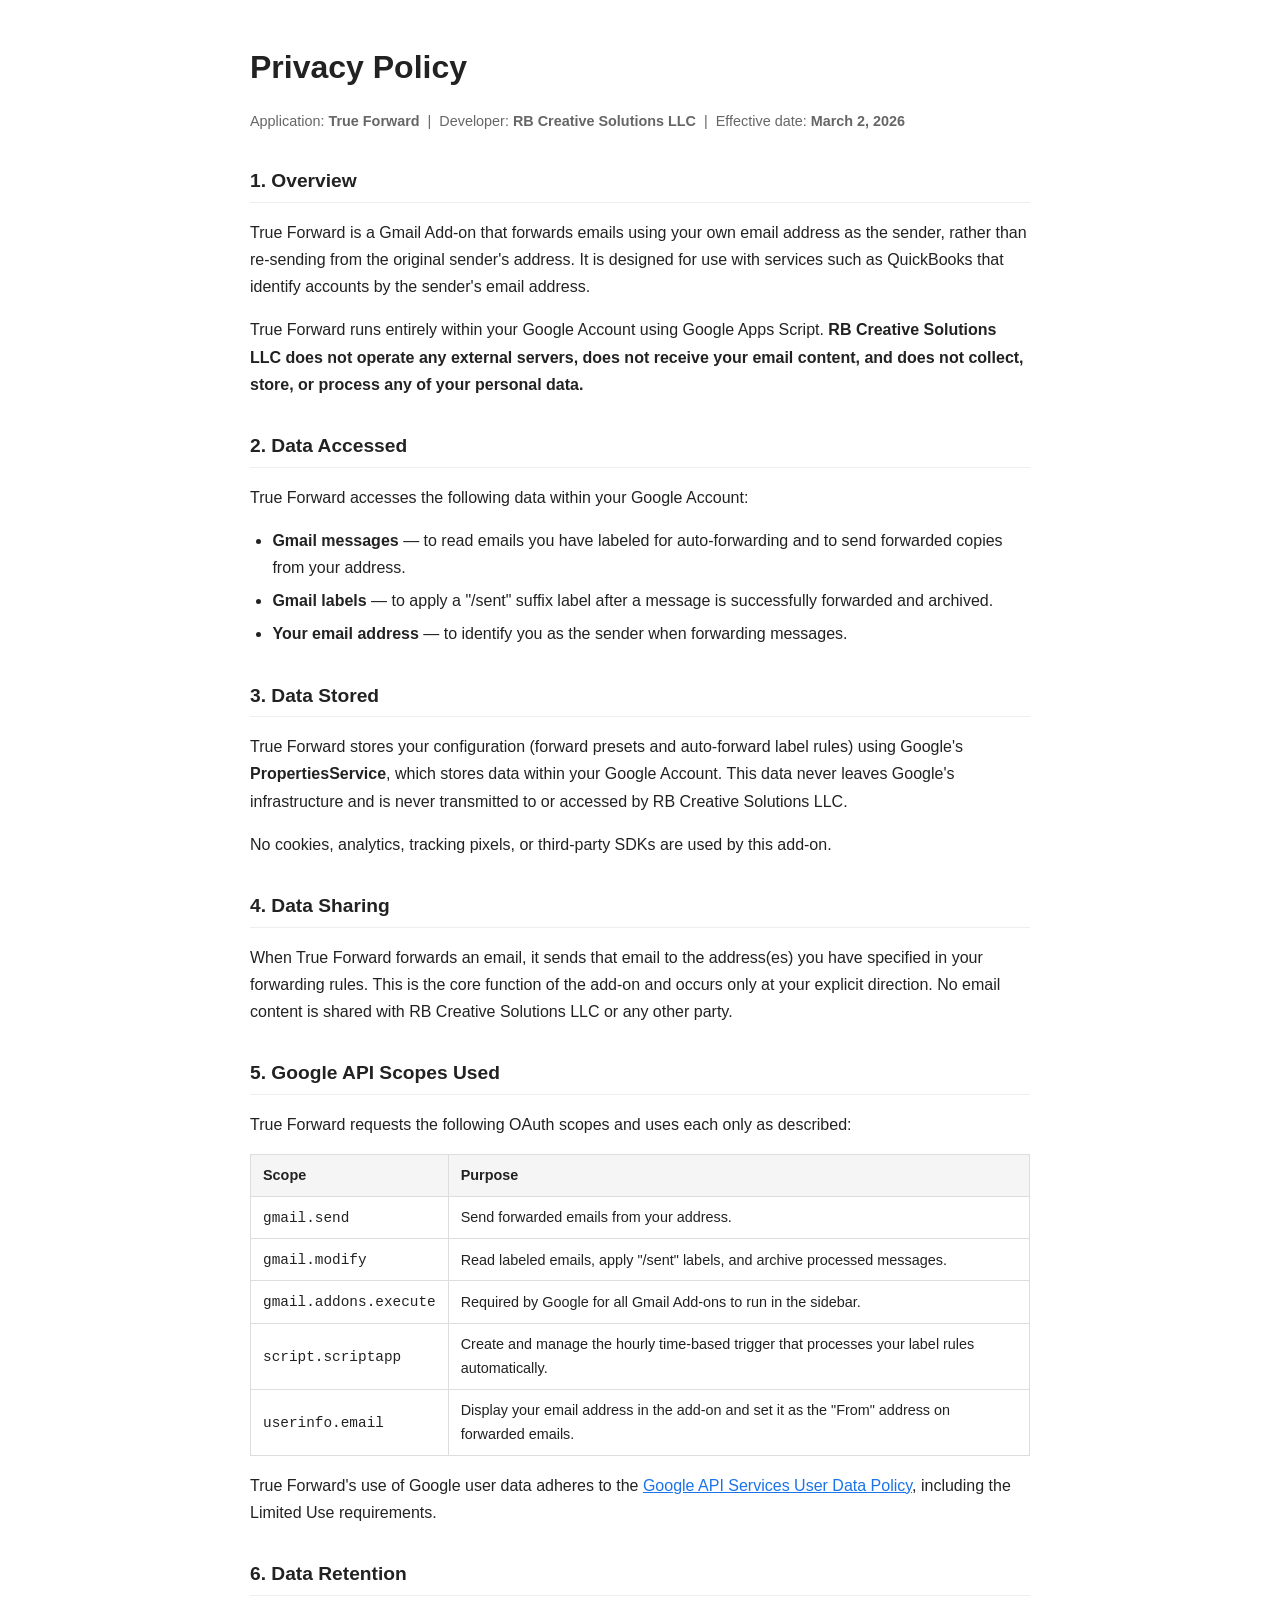
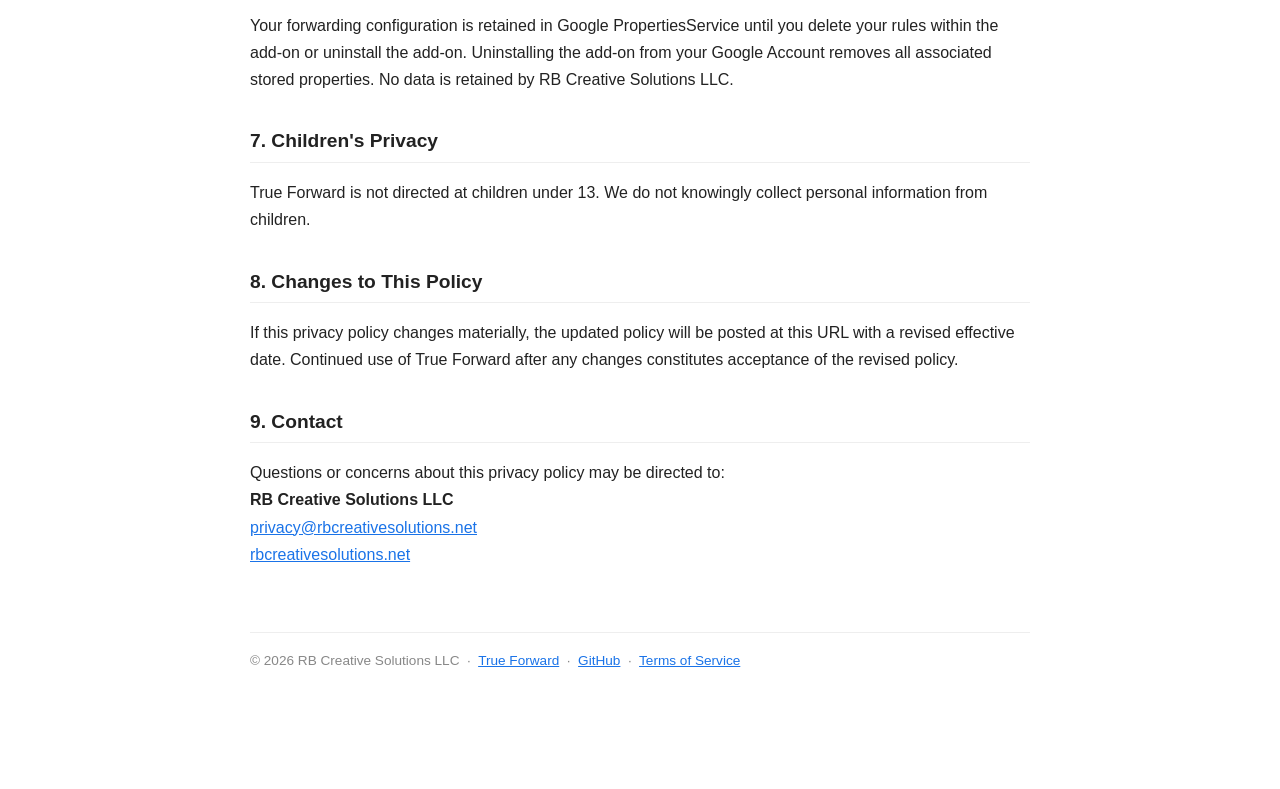
<file: docs/privacy-policy.html>
<!DOCTYPE html>
<html lang="en">
<head>
  <meta charset="UTF-8">
  <meta name="viewport" content="width=device-width, initial-scale=1.0">
  <title>Privacy Policy – True Forward</title>
  <style>
    body {
      font-family: -apple-system, BlinkMacSystemFont, 'Segoe UI', Roboto, sans-serif;
      max-width: 780px;
      margin: 40px auto;
      padding: 0 24px 80px;
      color: #222;
      line-height: 1.7;
    }
    h1 { font-size: 2rem; margin-bottom: 4px; }
    h2 { font-size: 1.2rem; margin-top: 2rem; border-bottom: 1px solid #eee; padding-bottom: 4px; }
    .meta { color: #666; font-size: 0.9rem; margin-bottom: 2rem; }
    a { color: #1a73e8; }
    ul { padding-left: 1.4rem; }
    li { margin-bottom: 6px; }
    .scope-table { width: 100%; border-collapse: collapse; margin: 1rem 0; font-size: 0.9rem; }
    .scope-table th, .scope-table td { text-align: left; padding: 8px 12px; border: 1px solid #ddd; }
    .scope-table th { background: #f5f5f5; }
    footer { margin-top: 4rem; font-size: 0.85rem; color: #888; border-top: 1px solid #eee; padding-top: 1rem; }
  </style>
</head>
<body>

  <h1>Privacy Policy</h1>
  <p class="meta">
    Application: <strong>True Forward</strong> &nbsp;|&nbsp;
    Developer: <strong>RB Creative Solutions LLC</strong> &nbsp;|&nbsp;
    Effective date: <strong>March 2, 2026</strong>
  </p>

  <h2>1. Overview</h2>
  <p>
    True Forward is a Gmail Add-on that forwards emails using your own email address as the sender,
    rather than re-sending from the original sender's address. It is designed for use with services
    such as QuickBooks that identify accounts by the sender's email address.
  </p>
  <p>
    True Forward runs entirely within your Google Account using Google Apps Script.
    <strong>RB Creative Solutions LLC does not operate any external servers, does not receive
    your email content, and does not collect, store, or process any of your personal data.</strong>
  </p>

  <h2>2. Data Accessed</h2>
  <p>True Forward accesses the following data within your Google Account:</p>
  <ul>
    <li><strong>Gmail messages</strong> — to read emails you have labeled for auto-forwarding and to send forwarded copies from your address.</li>
    <li><strong>Gmail labels</strong> — to apply a "/sent" suffix label after a message is successfully forwarded and archived.</li>
    <li><strong>Your email address</strong> — to identify you as the sender when forwarding messages.</li>
  </ul>

  <h2>3. Data Stored</h2>
  <p>
    True Forward stores your configuration (forward presets and auto-forward label rules) using
    Google's <strong>PropertiesService</strong>, which stores data within your Google Account.
    This data never leaves Google's infrastructure and is never transmitted to or accessed by
    RB Creative Solutions LLC.
  </p>
  <p>No cookies, analytics, tracking pixels, or third-party SDKs are used by this add-on.</p>

  <h2>4. Data Sharing</h2>
  <p>
    When True Forward forwards an email, it sends that email to the address(es) you have specified
    in your forwarding rules. This is the core function of the add-on and occurs only at your
    explicit direction. No email content is shared with RB Creative Solutions LLC or any other party.
  </p>

  <h2>5. Google API Scopes Used</h2>
  <p>True Forward requests the following OAuth scopes and uses each only as described:</p>
  <table class="scope-table">
    <thead>
      <tr>
        <th>Scope</th>
        <th>Purpose</th>
      </tr>
    </thead>
    <tbody>
      <tr>
        <td><code>gmail.send</code></td>
        <td>Send forwarded emails from your address.</td>
      </tr>
      <tr>
        <td><code>gmail.modify</code></td>
        <td>Read labeled emails, apply "/sent" labels, and archive processed messages.</td>
      </tr>
      <tr>
        <td><code>gmail.addons.execute</code></td>
        <td>Required by Google for all Gmail Add-ons to run in the sidebar.</td>
      </tr>
      <tr>
        <td><code>script.scriptapp</code></td>
        <td>Create and manage the hourly time-based trigger that processes your label rules automatically.</td>
      </tr>
      <tr>
        <td><code>userinfo.email</code></td>
        <td>Display your email address in the add-on and set it as the "From" address on forwarded emails.</td>
      </tr>
    </tbody>
  </table>
  <p>
    True Forward's use of Google user data adheres to the
    <a href="https://developers.google.com/terms/api-services-user-data-policy" target="_blank">
      Google API Services User Data Policy</a>, including the Limited Use requirements.
  </p>

  <h2>6. Data Retention</h2>
  <p>
    Your forwarding configuration is retained in Google PropertiesService until you delete your
    rules within the add-on or uninstall the add-on. Uninstalling the add-on from your Google
    Account removes all associated stored properties. No data is retained by RB Creative Solutions LLC.
  </p>

  <h2>7. Children's Privacy</h2>
  <p>
    True Forward is not directed at children under 13. We do not knowingly collect personal
    information from children.
  </p>

  <h2>8. Changes to This Policy</h2>
  <p>
    If this privacy policy changes materially, the updated policy will be posted at this URL with
    a revised effective date. Continued use of True Forward after any changes constitutes
    acceptance of the revised policy.
  </p>

  <h2>9. Contact</h2>
  <p>
    Questions or concerns about this privacy policy may be directed to:<br>
    <strong>RB Creative Solutions LLC</strong><br>
    <a href="mailto:privacy@rbcreativesolutions.net">privacy@rbcreativesolutions.net</a><br>
    <a href="https://rbcreativesolutions.net" target="_blank">rbcreativesolutions.net</a>
  </p>

  <footer>
    &copy; 2026 RB Creative Solutions LLC &nbsp;&middot;&nbsp;
    <a href="https://rbcreativesolutions.net/projects/true-forward/">True Forward</a> &nbsp;&middot;&nbsp;
    <a href="https://github.com/bignall/true-forward-gmail">GitHub</a> &nbsp;&middot;&nbsp;
    <a href="terms-of-service.html">Terms of Service</a>
  </footer>

</body>
</html>
</file>
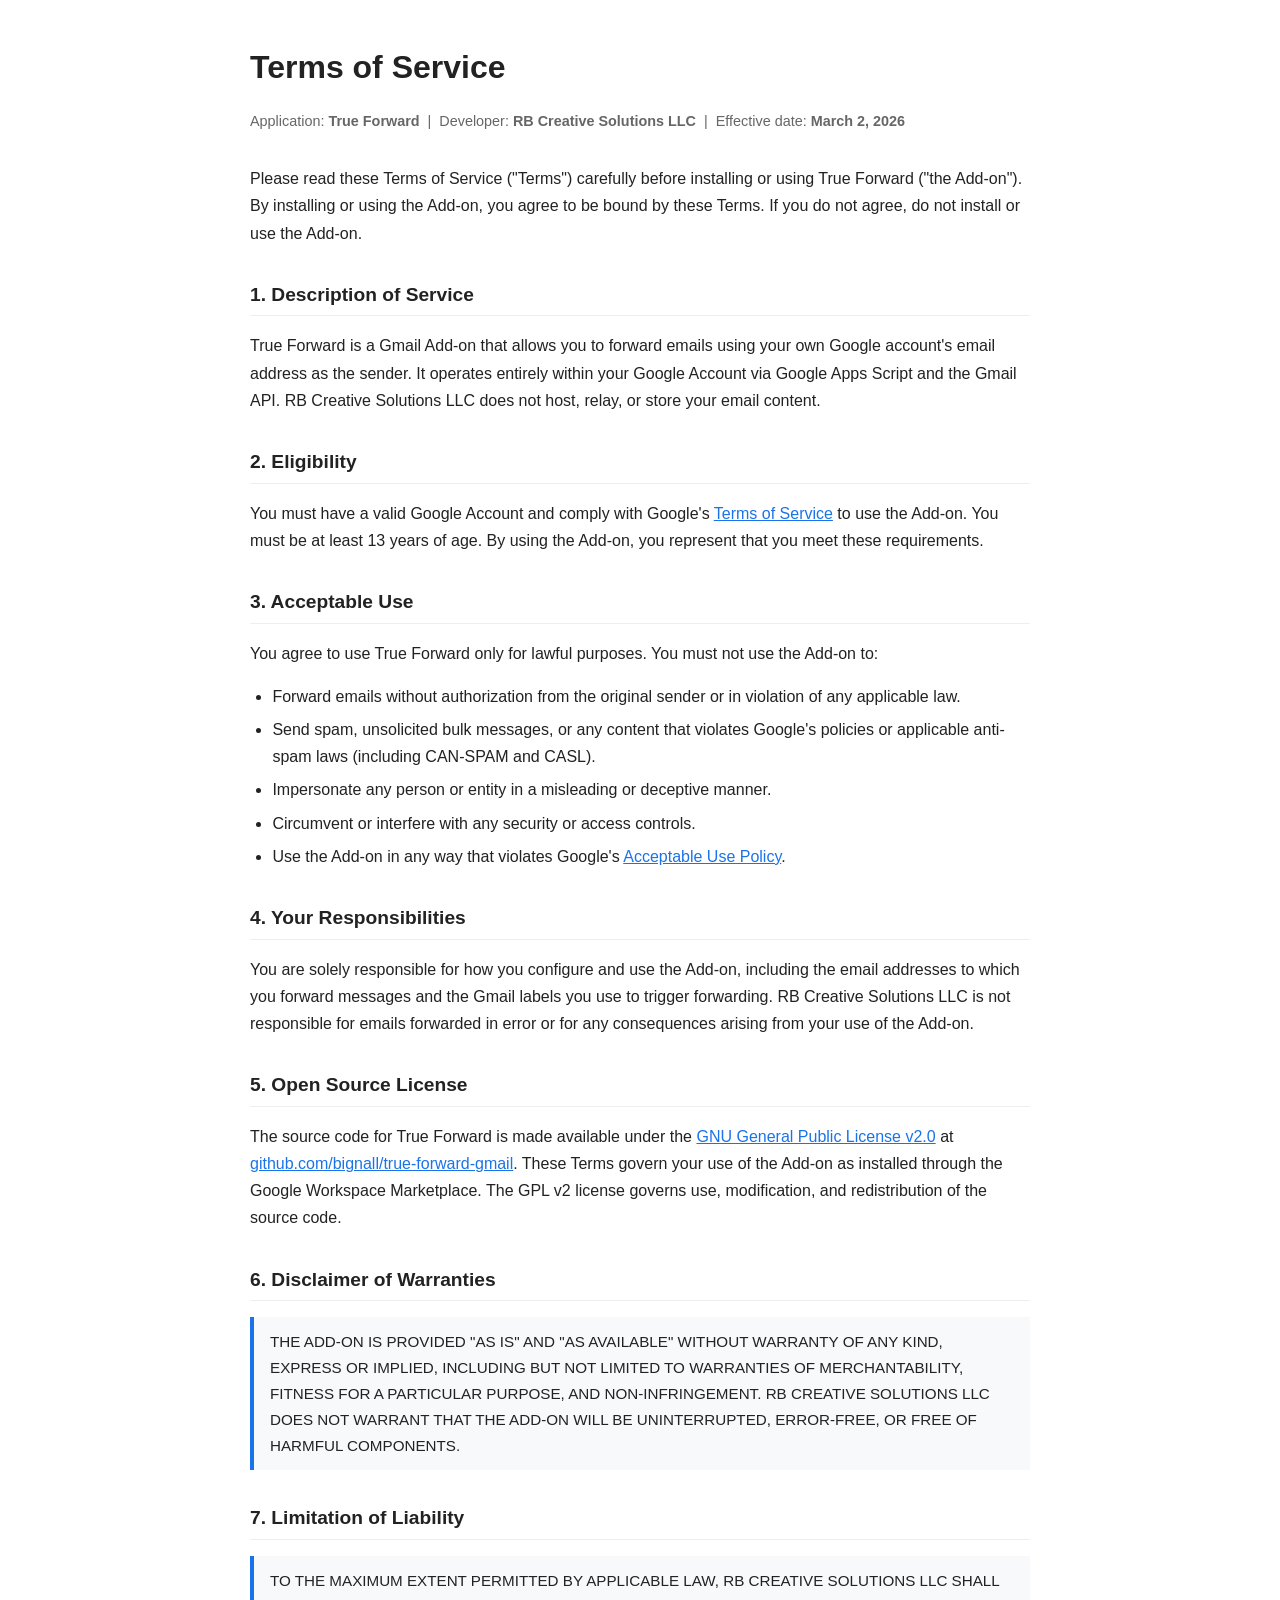
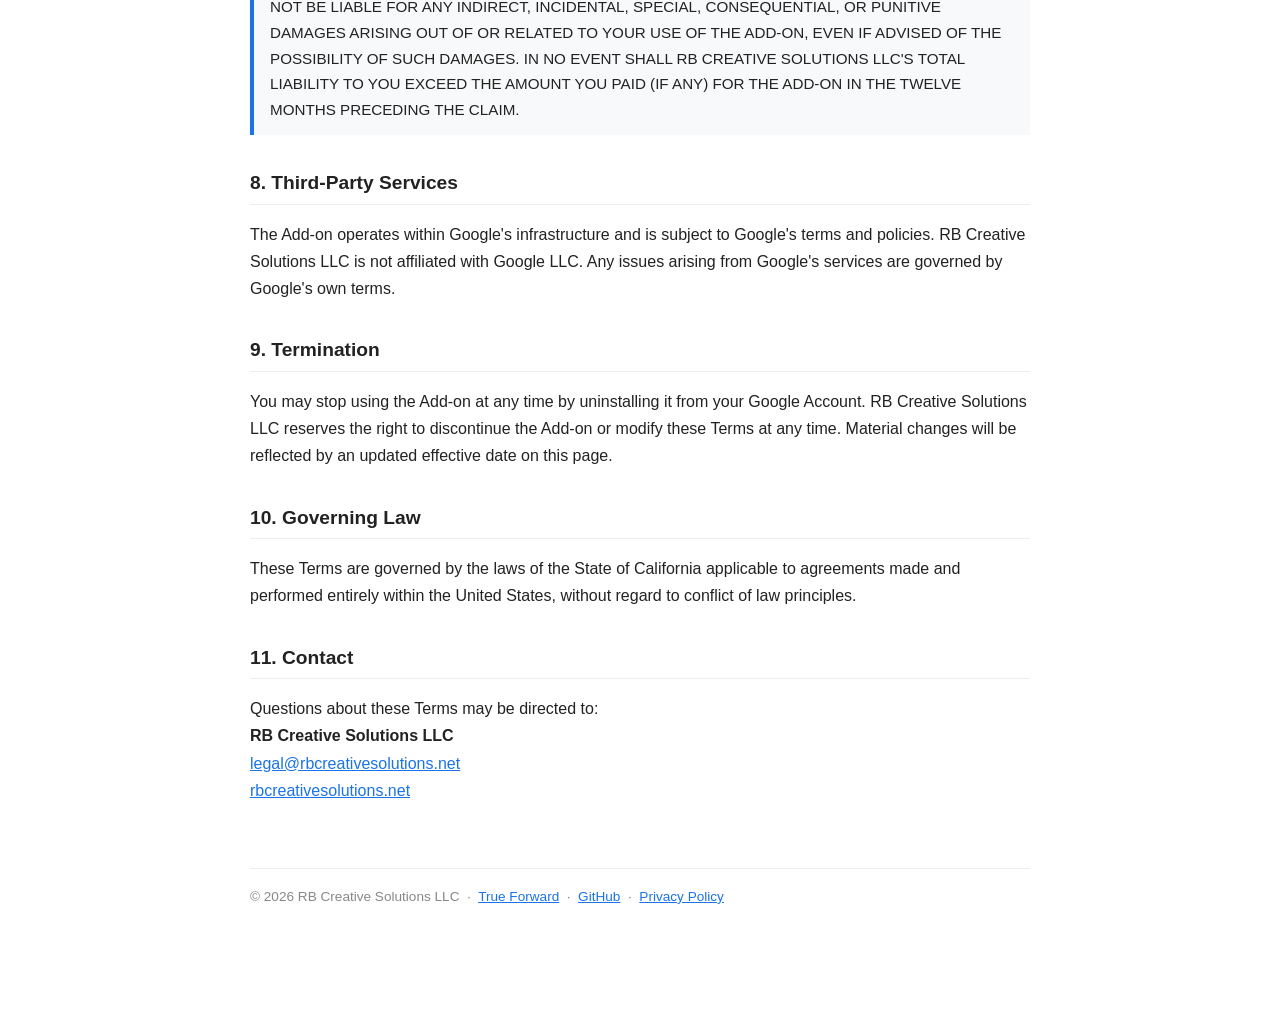
<file: docs/terms-of-service.html>
<!DOCTYPE html>
<html lang="en">
<head>
  <meta charset="UTF-8">
  <meta name="viewport" content="width=device-width, initial-scale=1.0">
  <title>Terms of Service – True Forward</title>
  <style>
    body {
      font-family: -apple-system, BlinkMacSystemFont, 'Segoe UI', Roboto, sans-serif;
      max-width: 780px;
      margin: 40px auto;
      padding: 0 24px 80px;
      color: #222;
      line-height: 1.7;
    }
    h1 { font-size: 2rem; margin-bottom: 4px; }
    h2 { font-size: 1.2rem; margin-top: 2rem; border-bottom: 1px solid #eee; padding-bottom: 4px; }
    .meta { color: #666; font-size: 0.9rem; margin-bottom: 2rem; }
    a { color: #1a73e8; }
    ul { padding-left: 1.4rem; }
    li { margin-bottom: 6px; }
    .notice {
      background: #f8f9fa;
      border-left: 4px solid #1a73e8;
      padding: 12px 16px;
      margin: 1rem 0;
      font-size: 0.95rem;
    }
    footer { margin-top: 4rem; font-size: 0.85rem; color: #888; border-top: 1px solid #eee; padding-top: 1rem; }
  </style>
</head>
<body>

  <h1>Terms of Service</h1>
  <p class="meta">
    Application: <strong>True Forward</strong> &nbsp;|&nbsp;
    Developer: <strong>RB Creative Solutions LLC</strong> &nbsp;|&nbsp;
    Effective date: <strong>March 2, 2026</strong>
  </p>

  <p>
    Please read these Terms of Service ("Terms") carefully before installing or using True Forward
    ("the Add-on"). By installing or using the Add-on, you agree to be bound by these Terms.
    If you do not agree, do not install or use the Add-on.
  </p>

  <h2>1. Description of Service</h2>
  <p>
    True Forward is a Gmail Add-on that allows you to forward emails using your own Google account's
    email address as the sender. It operates entirely within your Google Account via Google Apps Script
    and the Gmail API. RB Creative Solutions LLC does not host, relay, or store your email content.
  </p>

  <h2>2. Eligibility</h2>
  <p>
    You must have a valid Google Account and comply with Google's
    <a href="https://policies.google.com/terms" target="_blank">Terms of Service</a> to use the Add-on.
    You must be at least 13 years of age. By using the Add-on, you represent that you meet these requirements.
  </p>

  <h2>3. Acceptable Use</h2>
  <p>You agree to use True Forward only for lawful purposes. You must not use the Add-on to:</p>
  <ul>
    <li>Forward emails without authorization from the original sender or in violation of any applicable law.</li>
    <li>Send spam, unsolicited bulk messages, or any content that violates Google's policies or applicable anti-spam laws (including CAN-SPAM and CASL).</li>
    <li>Impersonate any person or entity in a misleading or deceptive manner.</li>
    <li>Circumvent or interfere with any security or access controls.</li>
    <li>Use the Add-on in any way that violates Google's
      <a href="https://workspace.google.com/terms/use_policy.html" target="_blank">Acceptable Use Policy</a>.</li>
  </ul>

  <h2>4. Your Responsibilities</h2>
  <p>
    You are solely responsible for how you configure and use the Add-on, including the email addresses
    to which you forward messages and the Gmail labels you use to trigger forwarding. RB Creative Solutions LLC
    is not responsible for emails forwarded in error or for any consequences arising from your use of the Add-on.
  </p>

  <h2>5. Open Source License</h2>
  <p>
    The source code for True Forward is made available under the
    <a href="https://www.gnu.org/licenses/old-licenses/gpl-2.0.html" target="_blank">GNU General Public License v2.0</a>
    at <a href="https://github.com/bignall/true-forward-gmail" target="_blank">github.com/bignall/true-forward-gmail</a>.
    These Terms govern your use of the Add-on as installed through the Google Workspace Marketplace.
    The GPL v2 license governs use, modification, and redistribution of the source code.
  </p>

  <h2>6. Disclaimer of Warranties</h2>
  <div class="notice">
    THE ADD-ON IS PROVIDED "AS IS" AND "AS AVAILABLE" WITHOUT WARRANTY OF ANY KIND, EXPRESS OR IMPLIED,
    INCLUDING BUT NOT LIMITED TO WARRANTIES OF MERCHANTABILITY, FITNESS FOR A PARTICULAR PURPOSE, AND
    NON-INFRINGEMENT. RB CREATIVE SOLUTIONS LLC DOES NOT WARRANT THAT THE ADD-ON WILL BE UNINTERRUPTED,
    ERROR-FREE, OR FREE OF HARMFUL COMPONENTS.
  </div>

  <h2>7. Limitation of Liability</h2>
  <div class="notice">
    TO THE MAXIMUM EXTENT PERMITTED BY APPLICABLE LAW, RB CREATIVE SOLUTIONS LLC SHALL NOT BE LIABLE
    FOR ANY INDIRECT, INCIDENTAL, SPECIAL, CONSEQUENTIAL, OR PUNITIVE DAMAGES ARISING OUT OF OR RELATED
    TO YOUR USE OF THE ADD-ON, EVEN IF ADVISED OF THE POSSIBILITY OF SUCH DAMAGES. IN NO EVENT SHALL
    RB CREATIVE SOLUTIONS LLC'S TOTAL LIABILITY TO YOU EXCEED THE AMOUNT YOU PAID (IF ANY) FOR THE ADD-ON
    IN THE TWELVE MONTHS PRECEDING THE CLAIM.
  </div>

  <h2>8. Third-Party Services</h2>
  <p>
    The Add-on operates within Google's infrastructure and is subject to Google's terms and policies.
    RB Creative Solutions LLC is not affiliated with Google LLC. Any issues arising from Google's
    services are governed by Google's own terms.
  </p>

  <h2>9. Termination</h2>
  <p>
    You may stop using the Add-on at any time by uninstalling it from your Google Account.
    RB Creative Solutions LLC reserves the right to discontinue the Add-on or modify these Terms at any time.
    Material changes will be reflected by an updated effective date on this page.
  </p>

  <h2>10. Governing Law</h2>
  <p>
    These Terms are governed by the laws of the State of California applicable to agreements made and
    performed entirely within the United States, without regard to conflict of law principles.
  </p>

  <h2>11. Contact</h2>
  <p>
    Questions about these Terms may be directed to:<br>
    <strong>RB Creative Solutions LLC</strong><br>
    <a href="mailto:legal@rbcreativesolutions.net">legal@rbcreativesolutions.net</a><br>
    <a href="https://rbcreativesolutions.net" target="_blank">rbcreativesolutions.net</a>
  </p>

  <footer>
    &copy; 2026 RB Creative Solutions LLC &nbsp;&middot;&nbsp;
    <a href="https://rbcreativesolutions.net/projects/true-forward/">True Forward</a> &nbsp;&middot;&nbsp;
    <a href="https://github.com/bignall/true-forward-gmail">GitHub</a> &nbsp;&middot;&nbsp;
    <a href="privacy-policy.html">Privacy Policy</a>
  </footer>

</body>
</html>
</file>
